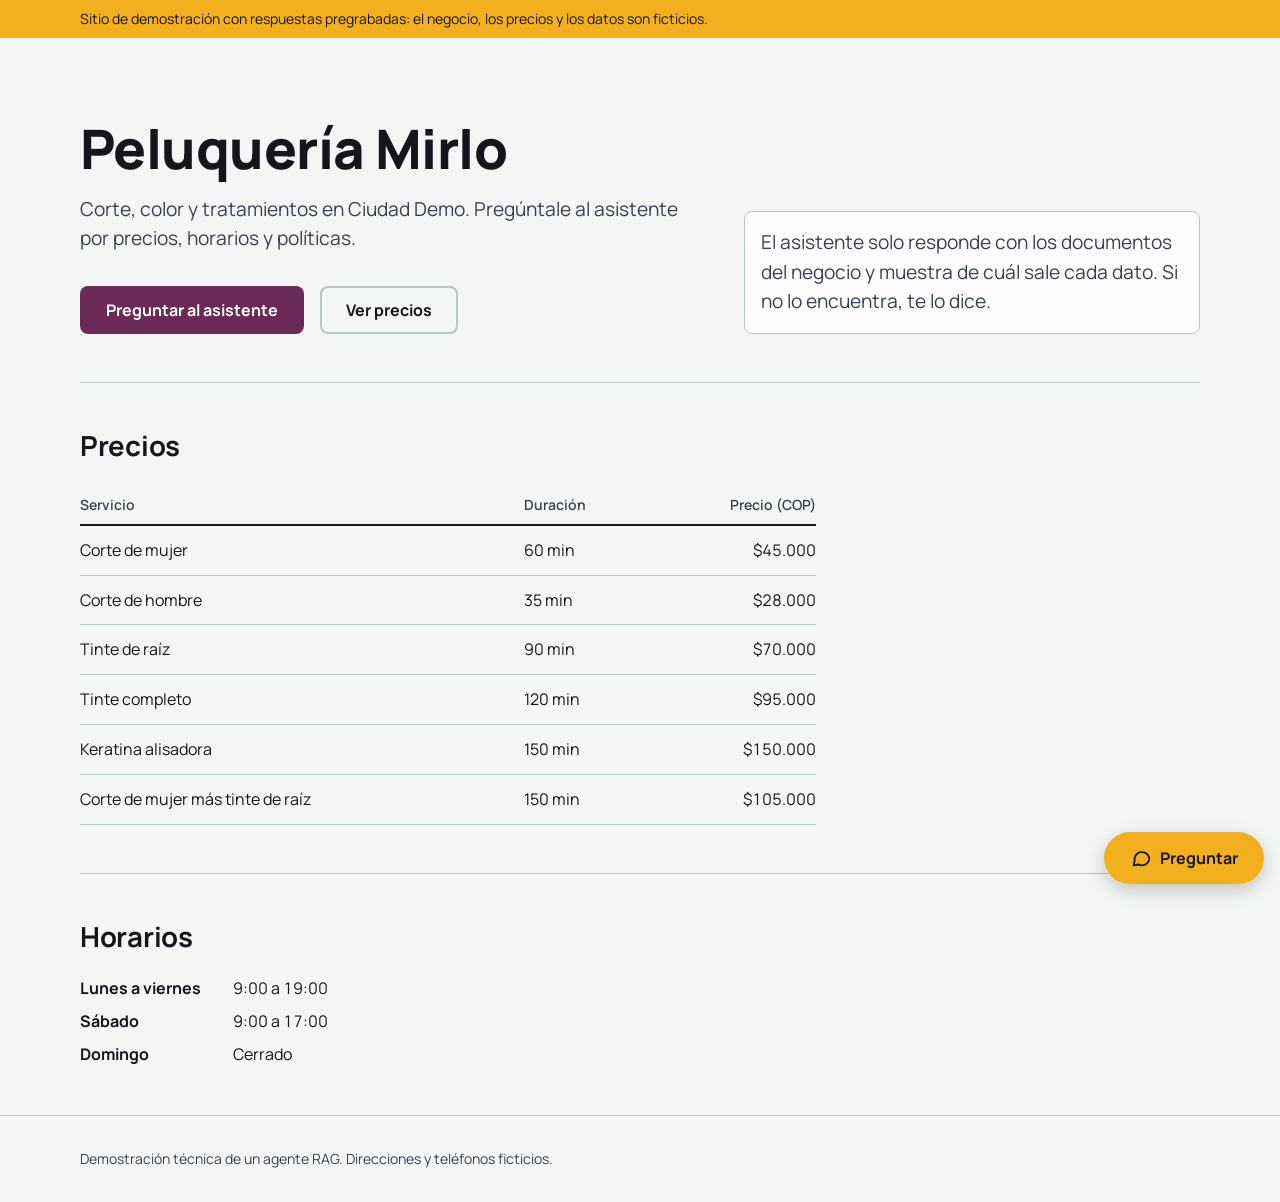
<file: dist-static/index.html>
<!doctype html>
<html lang="es">
<head>
<meta charset="utf-8">
<meta name="viewport" content="width=device-width, initial-scale=1">
<title>Peluquería Mirlo, sitio de demostración</title>
<meta name="description" content="Demostración de un asistente con IA que responde con los documentos de una peluquería ficticia y cita su fuente.">
<link rel="preload" href="fonts/Manrope-Variable.ttf" as="font" type="font/ttf" crossorigin>
<link rel="icon" href="data:,">
<link rel="stylesheet" href="styles.css">
</head>
<body>
<a class="skip" href="#contenido">Saltar al contenido</a>
<div class="demo-bar"><div class="wrap"><p>Sitio de demostración con respuestas pregrabadas: el negocio, los precios y los datos son ficticios.</p></div></div>
<main id="contenido">
  <div class="wrap">
    <div class="hero">
      <div>
        <h1>Peluquería Mirlo</h1>
        <p>Corte, color y tratamientos en Ciudad Demo. Pregúntale al asistente por precios, horarios y políticas.</p>
        <div class="actions">
          <button type="button" class="btn btn-primary" id="abrir-chat">Preguntar al asistente</button>
          <a class="btn btn-ghost" href="#precios">Ver precios</a>
        </div>
      </div>
      <p class="hero-note">El asistente solo responde con los documentos del negocio y muestra de cuál sale cada dato. Si no lo encuentra, te lo dice.</p>
    </div>
    <section class="block" id="precios" aria-labelledby="h-precios">
      <h2 id="h-precios">Precios</h2>
      <table class="price-table">
        <caption class="p03w-sr">Precios y duración de los servicios principales</caption>
        <thead><tr><th scope="col">Servicio</th><th scope="col">Duración</th><th scope="col">Precio (COP)</th></tr></thead>
        <tbody>
          <tr><td>Corte de mujer</td><td>60 min</td><td>$45.000</td></tr>
          <tr><td>Corte de hombre</td><td>35 min</td><td>$28.000</td></tr>
          <tr><td>Tinte de raíz</td><td>90 min</td><td>$70.000</td></tr>
          <tr><td>Tinte completo</td><td>120 min</td><td>$95.000</td></tr>
          <tr><td>Keratina alisadora</td><td>150 min</td><td>$150.000</td></tr>
          <tr><td>Corte de mujer más tinte de raíz</td><td>150 min</td><td>$105.000</td></tr>
        </tbody>
      </table>
    </section>
    <section class="block" id="horarios" aria-labelledby="h-horarios">
      <h2 id="h-horarios">Horarios</h2>
      <dl class="hours">
        <dt>Lunes a viernes</dt><dd>9:00 a 19:00</dd>
        <dt>Sábado</dt><dd>9:00 a 17:00</dd>
        <dt>Domingo</dt><dd>Cerrado</dd>
      </dl>
    </section>
  </div>
</main>
<footer class="foot"><div class="wrap"><p>Demostración técnica de un agente RAG. Direcciones y teléfonos ficticios.</p></div></footer>
<script src="widget.js" data-tenant="mirlo" data-name="Peluquería Mirlo" data-mode="replay" data-replay="replay.json" defer></script>
<script src="page.js" defer></script>
</body>
</html>
</file>
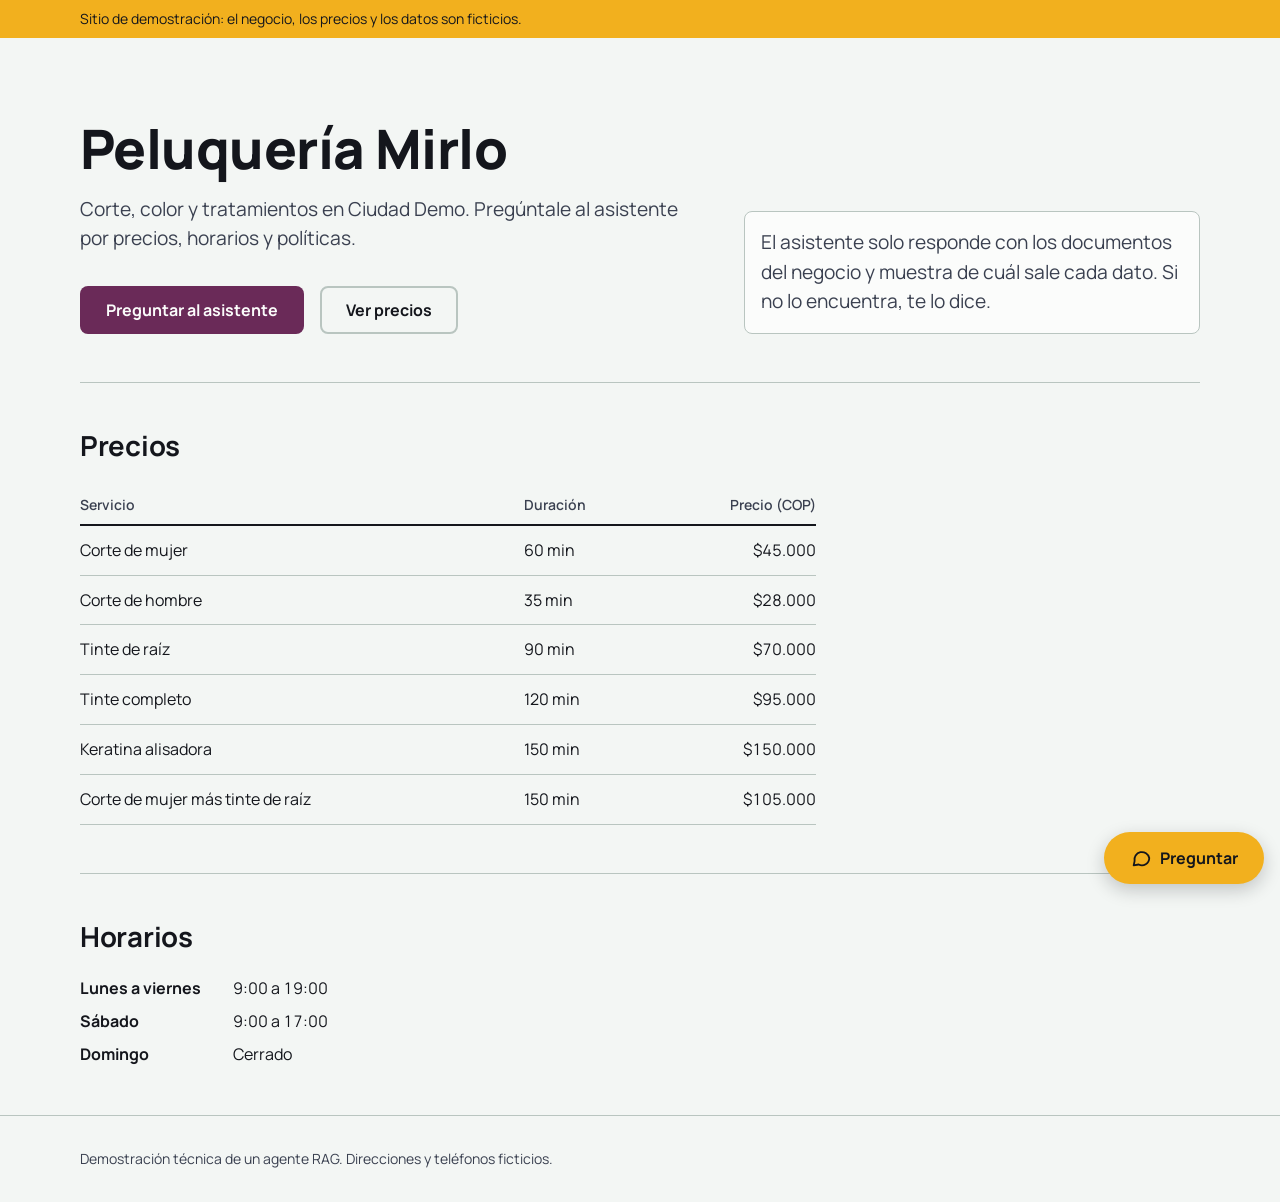
<file: web/index.html>
<!doctype html>
<html lang="es">
<head>
<meta charset="utf-8">
<meta name="viewport" content="width=device-width, initial-scale=1">
<title>Peluquería Mirlo, sitio de demostración</title>
<meta name="description" content="Demostración de un asistente con IA que responde con los documentos de una peluquería ficticia y cita su fuente.">
<link rel="preload" href="fonts/Manrope-Variable.ttf" as="font" type="font/ttf" crossorigin>
<link rel="icon" href="data:,">
<link rel="stylesheet" href="styles.css">
</head>
<body>
<a class="skip" href="#contenido">Saltar al contenido</a>
<div class="demo-bar"><div class="wrap"><p>Sitio de demostración: el negocio, los precios y los datos son ficticios.</p></div></div>
<main id="contenido">
  <div class="wrap">
    <div class="hero">
      <div>
        <h1>Peluquería Mirlo</h1>
        <p>Corte, color y tratamientos en Ciudad Demo. Pregúntale al asistente por precios, horarios y políticas.</p>
        <div class="actions">
          <button type="button" class="btn btn-primary" id="abrir-chat">Preguntar al asistente</button>
          <a class="btn btn-ghost" href="#precios">Ver precios</a>
        </div>
      </div>
      <p class="hero-note">El asistente solo responde con los documentos del negocio y muestra de cuál sale cada dato. Si no lo encuentra, te lo dice.</p>
    </div>
    <section class="block" id="precios" aria-labelledby="h-precios">
      <h2 id="h-precios">Precios</h2>
      <table class="price-table">
        <caption class="p03w-sr">Precios y duración de los servicios principales</caption>
        <thead><tr><th scope="col">Servicio</th><th scope="col">Duración</th><th scope="col">Precio (COP)</th></tr></thead>
        <tbody>
          <tr><td>Corte de mujer</td><td>60 min</td><td>$45.000</td></tr>
          <tr><td>Corte de hombre</td><td>35 min</td><td>$28.000</td></tr>
          <tr><td>Tinte de raíz</td><td>90 min</td><td>$70.000</td></tr>
          <tr><td>Tinte completo</td><td>120 min</td><td>$95.000</td></tr>
          <tr><td>Keratina alisadora</td><td>150 min</td><td>$150.000</td></tr>
          <tr><td>Corte de mujer más tinte de raíz</td><td>150 min</td><td>$105.000</td></tr>
        </tbody>
      </table>
    </section>
    <section class="block" id="horarios" aria-labelledby="h-horarios">
      <h2 id="h-horarios">Horarios</h2>
      <dl class="hours">
        <dt>Lunes a viernes</dt><dd>9:00 a 19:00</dd>
        <dt>Sábado</dt><dd>9:00 a 17:00</dd>
        <dt>Domingo</dt><dd>Cerrado</dd>
      </dl>
    </section>
  </div>
</main>
<footer class="foot"><div class="wrap"><p>Demostración técnica de un agente RAG. Direcciones y teléfonos ficticios.</p></div></footer>
<script src="widget.js" data-tenant="mirlo" data-name="Peluquería Mirlo" data-api="" defer></script>
<script src="page.js" defer></script>
</body>
</html>
</file>
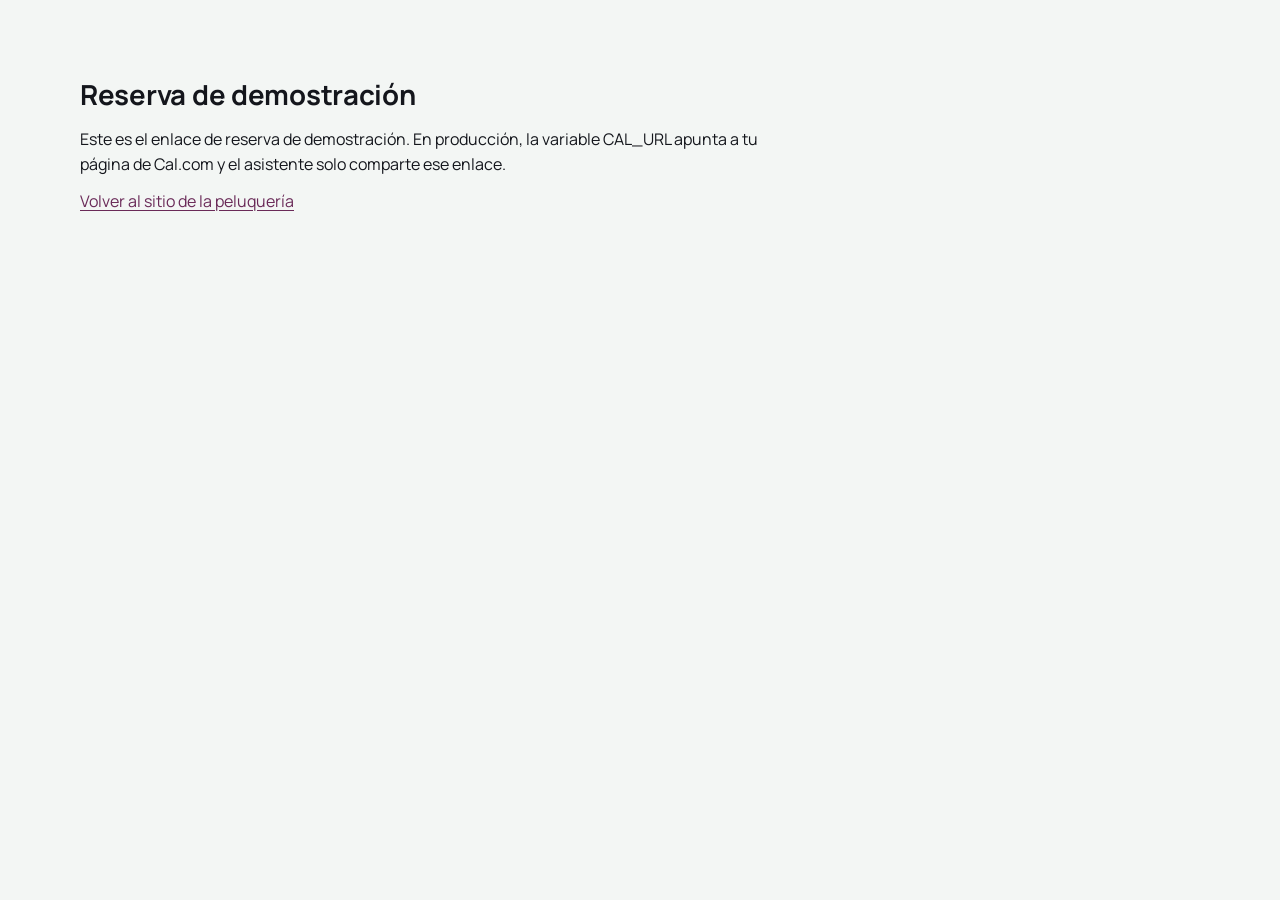
<file: web/reserva-demo.html>
<!doctype html>
<html lang="es">
<head>
<meta charset="utf-8">
<meta name="viewport" content="width=device-width, initial-scale=1">
<title>Reserva de demostración</title>
<meta name="description" content="Enlace de reserva de demostración del agente P03.">
<link rel="icon" href="data:,">
<link rel="stylesheet" href="styles.css">
</head>
<body>
<main class="wrap book">
  <h1>Reserva de demostración</h1>
  <p>Este es el enlace de reserva de demostración. En producción, la variable CAL_URL apunta a tu página de Cal.com y el asistente solo comparte ese enlace.</p>
  <p><a href="/">Volver al sitio de la peluquería</a></p>
</main>
</body>
</html>
</file>
<file: dist-static/styles.css>
/* Hallmark · custom run · genre: modern-minimal · idea: asistente que cita su fuente · brand: Peluquería Mirlo (demostración, ficticia) · fonts: Manrope · mode: operate (widget) + persuade ligero (sitio) */
/* Hallmark · pre-emit critique: P3 H4 E4 S3 R4 V3 · weakest: S, la marca ficticia es genérica; se compensa con el chip de cita como elemento propio */

@font-face {
  font-family: "Manrope";
  src: url("fonts/Manrope-Variable.ttf") format("truetype");
  font-weight: 200 800;
  font-display: swap;
}

/* ===== Capa 1: primitivos (único lugar con valores crudos) ===== */
:root {
  --p-ink-950: #14161c;
  --p-ink-700: #3a4050;
  --p-ink-500: #5a6172;
  --p-fog-50: #f3f6f4;
  --p-fog-100: #e5ebe8;
  --p-fog-300: #b9c5c0;
  --p-paper: #fbfcfb;
  --p-plum-800: #511f43;
  --p-plum-700: #6a2a58;
  --p-plum-300: #dcaed0;
  --p-beak-400: #f2b01e;
  --p-sage-700: #2f5d4d;
  --p-red-700: #a12b2b;
  --p-red-300: #f2a3a3;
  --p-night-900: #101218;
  --p-night-800: #181b23;
  --p-night-700: #252a36;
  --p-night-500: #3a4152;
  --p-mist-100: #e9edf0;
  --p-mist-400: #a7b0bc;
  --p-shadow: 20 22 28;

  /* escala tipográfica 1.2 */
  --fs-sm: 0.875rem;
  --fs-0: 1rem;
  --fs-1: 1.2rem;
  --fs-2: 1.44rem;
  --fs-3: 1.728rem;
  --fs-4: clamp(2.07rem, 1.4rem + 3vw, 3.4rem);
  --space-1: 0.25rem;
  --space-2: 0.5rem;
  --space-3: 0.75rem;
  --space-4: 1rem;
  --space-6: 1.5rem;
  --space-8: 2rem;
  --space-12: 3rem;
  --space-16: 5rem;
  --radius: 0.5rem;
  --font: "Manrope", system-ui, -apple-system, "Segoe UI", sans-serif;

  /* ===== Capa 2: semántica (claro) ===== */
  --c-bg: var(--p-fog-50);
  --c-surface: var(--p-paper);
  --c-surface-2: var(--p-fog-100);
  --c-text: var(--p-ink-950);
  --c-text-muted: var(--p-ink-700);
  --c-border: var(--p-fog-300);
  --c-primary: var(--p-plum-700);
  --c-primary-hover: var(--p-plum-800);
  --c-on-primary: var(--p-paper);
  --c-accent: var(--p-beak-400);
  --c-on-accent: var(--p-ink-950);
  --c-link: var(--p-plum-700);
  --c-ok: var(--p-sage-700);
  --c-danger: var(--p-red-700);
  --c-focus: var(--p-ink-950);
  --c-scrim: rgb(var(--p-shadow) / 0.18);
}
@media (prefers-color-scheme: dark) {
  :root:not([data-theme="light"]) { color-scheme: dark; --c-bg: var(--p-night-900); --c-surface: var(--p-night-800); --c-surface-2: var(--p-night-700); --c-text: var(--p-mist-100); --c-text-muted: var(--p-mist-400); --c-border: var(--p-night-500); --c-primary: var(--p-plum-300); --c-primary-hover: var(--p-mist-100); --c-on-primary: var(--p-night-900); --c-link: var(--p-plum-300); --c-ok: var(--p-beak-400); --c-danger: var(--p-red-300); --c-focus: var(--p-beak-400); --c-scrim: rgb(0 0 0 / 0.5); }
}
:root[data-theme="dark"] { color-scheme: dark; --c-bg: var(--p-night-900); --c-surface: var(--p-night-800); --c-surface-2: var(--p-night-700); --c-text: var(--p-mist-100); --c-text-muted: var(--p-mist-400); --c-border: var(--p-night-500); --c-primary: var(--p-plum-300); --c-primary-hover: var(--p-mist-100); --c-on-primary: var(--p-night-900); --c-link: var(--p-plum-300); --c-ok: var(--p-beak-400); --c-danger: var(--p-red-300); --c-focus: var(--p-beak-400); --c-scrim: rgb(0 0 0 / 0.5); }

/* ===== Capa 3: componente (widget) ===== */
:root {
  --w-bg: var(--c-surface);
  --w-text: var(--c-text);
  --w-muted: var(--c-text-muted);
  --w-line: var(--c-border);
  --w-user-bg: var(--c-primary);
  --w-user-text: var(--c-on-primary);
  --w-agent-bg: var(--c-surface-2);
  --w-cta-bg: var(--c-primary);
  --w-cta-text: var(--c-on-primary);
  --w-radius: var(--radius);
  --w-launcher-bg: var(--c-accent);
  --w-launcher-text: var(--c-on-accent);
  --w-ease: cubic-bezier(0.16, 1, 0.3, 1);
}

/* ===== Base ===== */
*, *::before, *::after { box-sizing: border-box; }
html { overflow-x: clip; -webkit-text-size-adjust: 100%; }
body { overflow-x: clip; margin: 0; background: var(--c-bg); color: var(--c-text); font-family: var(--font); font-size: var(--fs-0); line-height: 1.55; }
h1, h2, h3 { text-wrap: balance; line-height: 1.12; margin: 0; letter-spacing: -0.01em; overflow-wrap: break-word; min-width: 0; }
p { margin: 0; max-width: 68ch; }
a { color: var(--c-link); text-underline-offset: 0.2em; }
:focus-visible { outline: 2px solid var(--c-focus); outline-offset: 2px; }
.skip { position: absolute; left: var(--space-4); top: -4rem; background: var(--c-primary); color: var(--c-on-primary); padding: var(--space-3) var(--space-4); border-radius: var(--radius); z-index: 100; }
.skip:focus-visible { top: var(--space-4); }
.wrap { width: min(100% - 2rem, 70rem); margin-inline: auto; }

/* ===== Sitio demo ===== */
.demo-bar { background: var(--c-accent); color: var(--c-on-accent); font-size: var(--fs-sm); padding: var(--space-2) 0; }
.demo-bar p { max-width: none; }
.hero { padding-block: var(--space-16) var(--space-12); display: grid; grid-template-columns: minmax(0, 1.15fr) minmax(0, 0.85fr); gap: var(--space-12); align-items: end; }
.hero h1 { font-size: var(--fs-4); font-weight: 800; }
.hero p { font-size: var(--fs-1); color: var(--c-text-muted); margin-top: var(--space-4); }
.hero .actions { margin-top: var(--space-8); display: flex; gap: var(--space-4); flex-wrap: wrap; align-items: center; }
.hero-note { border: 1px solid var(--c-border); background: var(--c-surface); border-radius: var(--radius); padding: var(--space-4); color: var(--c-text-muted); font-size: var(--fs-sm); }
.btn { display: inline-flex; align-items: center; justify-content: center; min-height: 3rem; padding: 0 var(--space-6); border-radius: var(--radius); font: inherit; font-weight: 700; text-decoration: none; border: 2px solid transparent; cursor: pointer; transition: background-color 150ms, color 150ms; }
.btn-primary { background: var(--c-primary); color: var(--c-on-primary); }
.btn-primary:hover { background: var(--c-primary-hover); }
.btn-ghost { border-color: var(--c-border); color: var(--c-text); background: transparent; }
section.block { padding-block: var(--space-12); border-top: 1px solid var(--c-border); }
section.block h2 { font-size: var(--fs-3); margin-bottom: var(--space-6); }
.price-table { width: 100%; border-collapse: collapse; max-width: 46rem; }
.price-table th { text-align: left; font-weight: 600; color: var(--c-text-muted); font-size: var(--fs-sm); padding: var(--space-2) var(--space-3) var(--space-2) 0; border-bottom: 2px solid var(--c-text); }
.price-table td { padding: var(--space-3) var(--space-3) var(--space-3) 0; border-bottom: 1px solid var(--c-border); }
.price-table td:last-child, .price-table th:last-child { text-align: right; font-variant-numeric: tabular-nums; padding-right: 0; }
.hours { display: grid; grid-template-columns: max-content 1fr; gap: var(--space-2) var(--space-8); margin: 0; max-width: 32rem; }
.hours dt { font-weight: 700; }
.hours dd { margin: 0; font-variant-numeric: tabular-nums; }
footer.foot { padding-block: var(--space-8); border-top: 1px solid var(--c-border); color: var(--c-text-muted); font-size: var(--fs-sm); }

/* ===== Reserva demo ===== */
.book { padding-block: var(--space-16); }
.book h1 { font-size: var(--fs-3); margin-bottom: var(--space-4); }
.book p + p { margin-top: var(--space-3); }

/* ===== Widget ===== */
.btn:active, .p03w-btn:active, .p03w-chip:active, .p03w-cite:active, .p03w-iconbtn:active { transform: translateY(1px); }
.p03w { position: fixed; right: 0; bottom: 0; width: min(100%, 28.5rem); padding: var(--space-4); display: flex; justify-content: flex-end; pointer-events: none; z-index: 50; font-family: var(--font); font-size: var(--fs-0); color: var(--w-text); }
.p03w-sr { position: absolute; width: 1px; height: 1px; overflow: hidden; clip-path: inset(50%); white-space: nowrap; }
.p03w-launcher { pointer-events: auto; position: relative; z-index: 1; display: inline-flex; align-items: center; gap: var(--space-2); min-height: 3.25rem; padding: 0 var(--space-6); border: 2px solid transparent; border-radius: 999px; background: var(--w-launcher-bg); color: var(--w-launcher-text); font: inherit; font-weight: 700; cursor: pointer; box-shadow: 0 6px 18px rgb(var(--p-shadow) / 0.22); transition: transform 200ms var(--w-ease); }
.p03w-launcher:hover { transform: translateY(-2px); }
.p03w-panel { pointer-events: auto; z-index: 2; color: var(--w-text); position: absolute; left: var(--space-4); right: var(--space-4); bottom: 5rem; height: min(40rem, calc(100dvh - 7rem)); display: flex; flex-direction: column; background: var(--w-bg); border: 1px solid var(--w-line); border-radius: var(--w-radius); opacity: 0; transform: translateY(12px); transition: opacity 200ms var(--w-ease), transform 200ms var(--w-ease); overflow: hidden; }
.p03w-panel[hidden] { display: none; }
.p03w-panel.is-open { opacity: 1; transform: none; }
.p03w-head { display: flex; align-items: center; gap: var(--space-2); padding: var(--space-3) var(--space-3) var(--space-3) var(--space-4); border-bottom: 1px solid var(--w-line); }
.p03w-title { flex: 1; min-width: 0; display: flex; flex-direction: column; line-height: 1.25; }
.p03w-title strong { font-size: var(--fs-0); }
.p03w-sub { color: var(--w-muted); font-size: var(--fs-sm); }
.p03w-iconbtn { display: inline-grid; place-items: center; width: 2.75rem; height: 2.75rem; border: 0; background: transparent; color: var(--w-text); border-radius: var(--w-radius); cursor: pointer; }
.p03w-iconbtn:hover { background: var(--w-agent-bg); }
.p03w-btn { display: inline-flex; align-items: center; justify-content: center; min-height: 2.75rem; padding: 0 var(--space-4); border-radius: var(--w-radius); border: 2px solid transparent; font: inherit; font-size: var(--fs-sm); font-weight: 700; cursor: pointer; text-decoration: none; transition: background-color 150ms, color 150ms; }
.p03w-btn:disabled { opacity: 0.6; cursor: not-allowed; }
.p03w-btn-primary { background: var(--w-cta-bg); color: var(--w-cta-text); }
.p03w-btn-primary:hover:not(:disabled) { background: var(--c-primary-hover); }
.p03w-btn-secondary { background: transparent; color: var(--w-text); border-color: var(--w-line); }
.p03w-btn-quiet { background: transparent; color: var(--c-link); text-decoration: underline; text-underline-offset: 0.2em; padding: 0 var(--space-2); }
.p03w-log { flex: 1; min-height: 0; overflow-y: auto; padding: var(--space-4); display: flex; flex-direction: column; gap: var(--space-3); overscroll-behavior: contain; }
.p03w-msg { max-width: 92%; padding: var(--space-3) var(--space-4); border-radius: var(--w-radius); overflow-wrap: anywhere; min-width: 0; display: flex; flex-direction: column; align-items: flex-start; gap: var(--space-2); }
.p03w-text { white-space: pre-wrap; text-wrap: pretty; }
.p03w-agent { background: var(--w-agent-bg); align-self: flex-start; }
.p03w-user { background: var(--w-user-bg); color: var(--w-user-text); align-self: flex-end; }
.p03w-error { border: 1px solid var(--c-danger); }
.p03w-cites { display: flex; flex-direction: column; gap: var(--space-2); align-items: flex-start; width: 100%; }
.p03w-cite { min-height: 2.75rem; padding: 0 var(--space-3); border: 1px solid var(--w-line); background: var(--w-bg); color: var(--w-text); border-radius: 999px; font: inherit; font-size: var(--fs-sm); cursor: pointer; text-align: left; }
.p03w-cite[aria-expanded="true"] { border-color: var(--c-primary); }
.p03w-snippet { margin: 0; padding: var(--space-2) var(--space-3); border: 1px solid var(--w-line); border-radius: var(--w-radius); background: var(--w-bg); color: var(--w-muted); font-size: var(--fs-sm); max-width: 100%; overflow-wrap: anywhere; }
.p03w-snippet[hidden] { display: none; }
.p03w-chips { display: flex; flex-wrap: wrap; gap: var(--space-2); padding: 0 var(--space-4) var(--space-3); }
.p03w-chips[hidden] { display: none; }
.p03w-chip { min-height: 2.75rem; padding: var(--space-2) var(--space-4); border: 1px solid var(--w-line); border-radius: 999px; background: var(--w-bg); color: var(--w-text); font: inherit; font-size: var(--fs-sm); cursor: pointer; text-align: left; transition: background-color 150ms; }
.p03w-chip:hover { background: var(--w-agent-bg); }
.p03w-status { min-height: 1.5rem; padding: 0 var(--space-4); font-size: var(--fs-sm); color: var(--w-muted); }
.p03w-form { display: flex; gap: var(--space-2); padding: var(--space-2) var(--space-4) var(--space-3); align-items: flex-end; }
.p03w-input { flex: 1; min-width: 0; resize: none; min-height: 2.75rem; max-height: 7.5rem; padding: var(--space-3); font: inherit; font-size: var(--fs-0); color: var(--w-text); background: var(--c-bg); border: 1px solid var(--w-line); border-radius: var(--w-radius); line-height: 1.35; }
.p03w-privacy { padding: 0 var(--space-4) calc(var(--space-3) + env(safe-area-inset-bottom)); font-size: var(--fs-sm); color: var(--w-muted); max-width: none; }

@media (max-width: 40rem) {
  .hero { grid-template-columns: minmax(0, 1fr); padding-block: var(--space-12) var(--space-8); gap: var(--space-6); }
  .p03w-launcher-text { display: none; }
  .p03w-launcher { width: 3.25rem; padding: 0; justify-content: center; }
  .p03w { width: 100%; padding: var(--space-3); }
  .p03w-panel { position: fixed; inset: 0; height: 100dvh; border-radius: 0; border: 0; transform: translateY(24px); }
  .p03w:has(.p03w-panel.is-open) .p03w-launcher { visibility: hidden; }
}
@media (prefers-reduced-motion: reduce) {
  .p03w-panel { transform: none; transition: opacity 120ms linear; }
  .p03w-launcher, .btn, .p03w-btn, .p03w-chip { transition: none; }
  .p03w-launcher:hover { transform: none; }
}
</file>
<file: web/styles.css>
/* Hallmark · custom run · genre: modern-minimal · idea: asistente que cita su fuente · brand: Peluquería Mirlo (demostración, ficticia) · fonts: Manrope · mode: operate (widget) + persuade ligero (sitio) */
/* Hallmark · pre-emit critique: P3 H4 E4 S3 R4 V3 · weakest: S, la marca ficticia es genérica; se compensa con el chip de cita como elemento propio */

@font-face {
  font-family: "Manrope";
  src: url("fonts/Manrope-Variable.ttf") format("truetype");
  font-weight: 200 800;
  font-display: swap;
}

/* ===== Capa 1: primitivos (único lugar con valores crudos) ===== */
:root {
  --p-ink-950: #14161c;
  --p-ink-700: #3a4050;
  --p-ink-500: #5a6172;
  --p-fog-50: #f3f6f4;
  --p-fog-100: #e5ebe8;
  --p-fog-300: #b9c5c0;
  --p-paper: #fbfcfb;
  --p-plum-800: #511f43;
  --p-plum-700: #6a2a58;
  --p-plum-300: #dcaed0;
  --p-beak-400: #f2b01e;
  --p-sage-700: #2f5d4d;
  --p-red-700: #a12b2b;
  --p-red-300: #f2a3a3;
  --p-night-900: #101218;
  --p-night-800: #181b23;
  --p-night-700: #252a36;
  --p-night-500: #3a4152;
  --p-mist-100: #e9edf0;
  --p-mist-400: #a7b0bc;
  --p-shadow: 20 22 28;

  /* escala tipográfica 1.2 */
  --fs-sm: 0.875rem;
  --fs-0: 1rem;
  --fs-1: 1.2rem;
  --fs-2: 1.44rem;
  --fs-3: 1.728rem;
  --fs-4: clamp(2.07rem, 1.4rem + 3vw, 3.4rem);
  --space-1: 0.25rem;
  --space-2: 0.5rem;
  --space-3: 0.75rem;
  --space-4: 1rem;
  --space-6: 1.5rem;
  --space-8: 2rem;
  --space-12: 3rem;
  --space-16: 5rem;
  --radius: 0.5rem;
  --font: "Manrope", system-ui, -apple-system, "Segoe UI", sans-serif;

  /* ===== Capa 2: semántica (claro) ===== */
  --c-bg: var(--p-fog-50);
  --c-surface: var(--p-paper);
  --c-surface-2: var(--p-fog-100);
  --c-text: var(--p-ink-950);
  --c-text-muted: var(--p-ink-700);
  --c-border: var(--p-fog-300);
  --c-primary: var(--p-plum-700);
  --c-primary-hover: var(--p-plum-800);
  --c-on-primary: var(--p-paper);
  --c-accent: var(--p-beak-400);
  --c-on-accent: var(--p-ink-950);
  --c-link: var(--p-plum-700);
  --c-ok: var(--p-sage-700);
  --c-danger: var(--p-red-700);
  --c-focus: var(--p-ink-950);
  --c-scrim: rgb(var(--p-shadow) / 0.18);
}
@media (prefers-color-scheme: dark) {
  :root:not([data-theme="light"]) { color-scheme: dark; --c-bg: var(--p-night-900); --c-surface: var(--p-night-800); --c-surface-2: var(--p-night-700); --c-text: var(--p-mist-100); --c-text-muted: var(--p-mist-400); --c-border: var(--p-night-500); --c-primary: var(--p-plum-300); --c-primary-hover: var(--p-mist-100); --c-on-primary: var(--p-night-900); --c-link: var(--p-plum-300); --c-ok: var(--p-beak-400); --c-danger: var(--p-red-300); --c-focus: var(--p-beak-400); --c-scrim: rgb(0 0 0 / 0.5); }
}
:root[data-theme="dark"] { color-scheme: dark; --c-bg: var(--p-night-900); --c-surface: var(--p-night-800); --c-surface-2: var(--p-night-700); --c-text: var(--p-mist-100); --c-text-muted: var(--p-mist-400); --c-border: var(--p-night-500); --c-primary: var(--p-plum-300); --c-primary-hover: var(--p-mist-100); --c-on-primary: var(--p-night-900); --c-link: var(--p-plum-300); --c-ok: var(--p-beak-400); --c-danger: var(--p-red-300); --c-focus: var(--p-beak-400); --c-scrim: rgb(0 0 0 / 0.5); }

/* ===== Capa 3: componente (widget) ===== */
:root {
  --w-bg: var(--c-surface);
  --w-text: var(--c-text);
  --w-muted: var(--c-text-muted);
  --w-line: var(--c-border);
  --w-user-bg: var(--c-primary);
  --w-user-text: var(--c-on-primary);
  --w-agent-bg: var(--c-surface-2);
  --w-cta-bg: var(--c-primary);
  --w-cta-text: var(--c-on-primary);
  --w-radius: var(--radius);
  --w-launcher-bg: var(--c-accent);
  --w-launcher-text: var(--c-on-accent);
  --w-ease: cubic-bezier(0.16, 1, 0.3, 1);
}

/* ===== Base ===== */
*, *::before, *::after { box-sizing: border-box; }
html { overflow-x: clip; -webkit-text-size-adjust: 100%; }
body { overflow-x: clip; margin: 0; background: var(--c-bg); color: var(--c-text); font-family: var(--font); font-size: var(--fs-0); line-height: 1.55; }
h1, h2, h3 { text-wrap: balance; line-height: 1.12; margin: 0; letter-spacing: -0.01em; overflow-wrap: break-word; min-width: 0; }
p { margin: 0; max-width: 68ch; }
a { color: var(--c-link); text-underline-offset: 0.2em; }
:focus-visible { outline: 2px solid var(--c-focus); outline-offset: 2px; }
.skip { position: absolute; left: var(--space-4); top: -4rem; background: var(--c-primary); color: var(--c-on-primary); padding: var(--space-3) var(--space-4); border-radius: var(--radius); z-index: 100; }
.skip:focus-visible { top: var(--space-4); }
.wrap { width: min(100% - 2rem, 70rem); margin-inline: auto; }

/* ===== Sitio demo ===== */
.demo-bar { background: var(--c-accent); color: var(--c-on-accent); font-size: var(--fs-sm); padding: var(--space-2) 0; }
.demo-bar p { max-width: none; }
.hero { padding-block: var(--space-16) var(--space-12); display: grid; grid-template-columns: minmax(0, 1.15fr) minmax(0, 0.85fr); gap: var(--space-12); align-items: end; }
.hero h1 { font-size: var(--fs-4); font-weight: 800; }
.hero p { font-size: var(--fs-1); color: var(--c-text-muted); margin-top: var(--space-4); }
.hero .actions { margin-top: var(--space-8); display: flex; gap: var(--space-4); flex-wrap: wrap; align-items: center; }
.hero-note { border: 1px solid var(--c-border); background: var(--c-surface); border-radius: var(--radius); padding: var(--space-4); color: var(--c-text-muted); font-size: var(--fs-sm); }
.btn { display: inline-flex; align-items: center; justify-content: center; min-height: 3rem; padding: 0 var(--space-6); border-radius: var(--radius); font: inherit; font-weight: 700; text-decoration: none; border: 2px solid transparent; cursor: pointer; transition: background-color 150ms, color 150ms; }
.btn-primary { background: var(--c-primary); color: var(--c-on-primary); }
.btn-primary:hover { background: var(--c-primary-hover); }
.btn-ghost { border-color: var(--c-border); color: var(--c-text); background: transparent; }
section.block { padding-block: var(--space-12); border-top: 1px solid var(--c-border); }
section.block h2 { font-size: var(--fs-3); margin-bottom: var(--space-6); }
.price-table { width: 100%; border-collapse: collapse; max-width: 46rem; }
.price-table th { text-align: left; font-weight: 600; color: var(--c-text-muted); font-size: var(--fs-sm); padding: var(--space-2) var(--space-3) var(--space-2) 0; border-bottom: 2px solid var(--c-text); }
.price-table td { padding: var(--space-3) var(--space-3) var(--space-3) 0; border-bottom: 1px solid var(--c-border); }
.price-table td:last-child, .price-table th:last-child { text-align: right; font-variant-numeric: tabular-nums; padding-right: 0; }
.hours { display: grid; grid-template-columns: max-content 1fr; gap: var(--space-2) var(--space-8); margin: 0; max-width: 32rem; }
.hours dt { font-weight: 700; }
.hours dd { margin: 0; font-variant-numeric: tabular-nums; }
footer.foot { padding-block: var(--space-8); border-top: 1px solid var(--c-border); color: var(--c-text-muted); font-size: var(--fs-sm); }

/* ===== Reserva demo ===== */
.book { padding-block: var(--space-16); }
.book h1 { font-size: var(--fs-3); margin-bottom: var(--space-4); }
.book p + p { margin-top: var(--space-3); }

/* ===== Widget ===== */
.btn:active, .p03w-btn:active, .p03w-chip:active, .p03w-cite:active, .p03w-iconbtn:active { transform: translateY(1px); }
.p03w { position: fixed; right: 0; bottom: 0; width: min(100%, 28.5rem); padding: var(--space-4); display: flex; justify-content: flex-end; pointer-events: none; z-index: 50; font-family: var(--font); font-size: var(--fs-0); color: var(--w-text); }
.p03w-sr { position: absolute; width: 1px; height: 1px; overflow: hidden; clip-path: inset(50%); white-space: nowrap; }
.p03w-launcher { pointer-events: auto; position: relative; z-index: 1; display: inline-flex; align-items: center; gap: var(--space-2); min-height: 3.25rem; padding: 0 var(--space-6); border: 2px solid transparent; border-radius: 999px; background: var(--w-launcher-bg); color: var(--w-launcher-text); font: inherit; font-weight: 700; cursor: pointer; box-shadow: 0 6px 18px rgb(var(--p-shadow) / 0.22); transition: transform 200ms var(--w-ease); }
.p03w-launcher:hover { transform: translateY(-2px); }
.p03w-panel { pointer-events: auto; z-index: 2; color: var(--w-text); position: absolute; left: var(--space-4); right: var(--space-4); bottom: 5rem; height: min(40rem, calc(100dvh - 7rem)); display: flex; flex-direction: column; background: var(--w-bg); border: 1px solid var(--w-line); border-radius: var(--w-radius); opacity: 0; transform: translateY(12px); transition: opacity 200ms var(--w-ease), transform 200ms var(--w-ease); overflow: hidden; }
.p03w-panel[hidden] { display: none; }
.p03w-panel.is-open { opacity: 1; transform: none; }
.p03w-head { display: flex; align-items: center; gap: var(--space-2); padding: var(--space-3) var(--space-3) var(--space-3) var(--space-4); border-bottom: 1px solid var(--w-line); }
.p03w-title { flex: 1; min-width: 0; display: flex; flex-direction: column; line-height: 1.25; }
.p03w-title strong { font-size: var(--fs-0); }
.p03w-sub { color: var(--w-muted); font-size: var(--fs-sm); }
.p03w-iconbtn { display: inline-grid; place-items: center; width: 2.75rem; height: 2.75rem; border: 0; background: transparent; color: var(--w-text); border-radius: var(--w-radius); cursor: pointer; }
.p03w-iconbtn:hover { background: var(--w-agent-bg); }
.p03w-btn { display: inline-flex; align-items: center; justify-content: center; min-height: 2.75rem; padding: 0 var(--space-4); border-radius: var(--w-radius); border: 2px solid transparent; font: inherit; font-size: var(--fs-sm); font-weight: 700; cursor: pointer; text-decoration: none; transition: background-color 150ms, color 150ms; }
.p03w-btn:disabled { opacity: 0.6; cursor: not-allowed; }
.p03w-btn-primary { background: var(--w-cta-bg); color: var(--w-cta-text); }
.p03w-btn-primary:hover:not(:disabled) { background: var(--c-primary-hover); }
.p03w-btn-secondary { background: transparent; color: var(--w-text); border-color: var(--w-line); }
.p03w-btn-quiet { background: transparent; color: var(--c-link); text-decoration: underline; text-underline-offset: 0.2em; padding: 0 var(--space-2); }
.p03w-log { flex: 1; min-height: 0; overflow-y: auto; padding: var(--space-4); display: flex; flex-direction: column; gap: var(--space-3); overscroll-behavior: contain; }
.p03w-msg { max-width: 92%; padding: var(--space-3) var(--space-4); border-radius: var(--w-radius); overflow-wrap: anywhere; min-width: 0; display: flex; flex-direction: column; align-items: flex-start; gap: var(--space-2); }
.p03w-text { white-space: pre-wrap; text-wrap: pretty; }
.p03w-agent { background: var(--w-agent-bg); align-self: flex-start; }
.p03w-user { background: var(--w-user-bg); color: var(--w-user-text); align-self: flex-end; }
.p03w-error { border: 1px solid var(--c-danger); }
.p03w-cites { display: flex; flex-direction: column; gap: var(--space-2); align-items: flex-start; width: 100%; }
.p03w-cite { min-height: 2.75rem; padding: 0 var(--space-3); border: 1px solid var(--w-line); background: var(--w-bg); color: var(--w-text); border-radius: 999px; font: inherit; font-size: var(--fs-sm); cursor: pointer; text-align: left; }
.p03w-cite[aria-expanded="true"] { border-color: var(--c-primary); }
.p03w-snippet { margin: 0; padding: var(--space-2) var(--space-3); border: 1px solid var(--w-line); border-radius: var(--w-radius); background: var(--w-bg); color: var(--w-muted); font-size: var(--fs-sm); max-width: 100%; overflow-wrap: anywhere; }
.p03w-snippet[hidden] { display: none; }
.p03w-chips { display: flex; flex-wrap: wrap; gap: var(--space-2); padding: 0 var(--space-4) var(--space-3); }
.p03w-chips[hidden] { display: none; }
.p03w-chip { min-height: 2.75rem; padding: var(--space-2) var(--space-4); border: 1px solid var(--w-line); border-radius: 999px; background: var(--w-bg); color: var(--w-text); font: inherit; font-size: var(--fs-sm); cursor: pointer; text-align: left; transition: background-color 150ms; }
.p03w-chip:hover { background: var(--w-agent-bg); }
.p03w-status { min-height: 1.5rem; padding: 0 var(--space-4); font-size: var(--fs-sm); color: var(--w-muted); }
.p03w-form { display: flex; gap: var(--space-2); padding: var(--space-2) var(--space-4) var(--space-3); align-items: flex-end; }
.p03w-input { flex: 1; min-width: 0; resize: none; min-height: 2.75rem; max-height: 7.5rem; padding: var(--space-3); font: inherit; font-size: var(--fs-0); color: var(--w-text); background: var(--c-bg); border: 1px solid var(--w-line); border-radius: var(--w-radius); line-height: 1.35; }
.p03w-privacy { padding: 0 var(--space-4) calc(var(--space-3) + env(safe-area-inset-bottom)); font-size: var(--fs-sm); color: var(--w-muted); max-width: none; }

@media (max-width: 40rem) {
  .hero { grid-template-columns: minmax(0, 1fr); padding-block: var(--space-12) var(--space-8); gap: var(--space-6); }
  .p03w-launcher-text { display: none; }
  .p03w-launcher { width: 3.25rem; padding: 0; justify-content: center; }
  .p03w { width: 100%; padding: var(--space-3); }
  .p03w-panel { position: fixed; inset: 0; height: 100dvh; border-radius: 0; border: 0; transform: translateY(24px); }
  .p03w:has(.p03w-panel.is-open) .p03w-launcher { visibility: hidden; }
}
@media (prefers-reduced-motion: reduce) {
  .p03w-panel { transform: none; transition: opacity 120ms linear; }
  .p03w-launcher, .btn, .p03w-btn, .p03w-chip { transition: none; }
  .p03w-launcher:hover { transform: none; }
}
</file>
